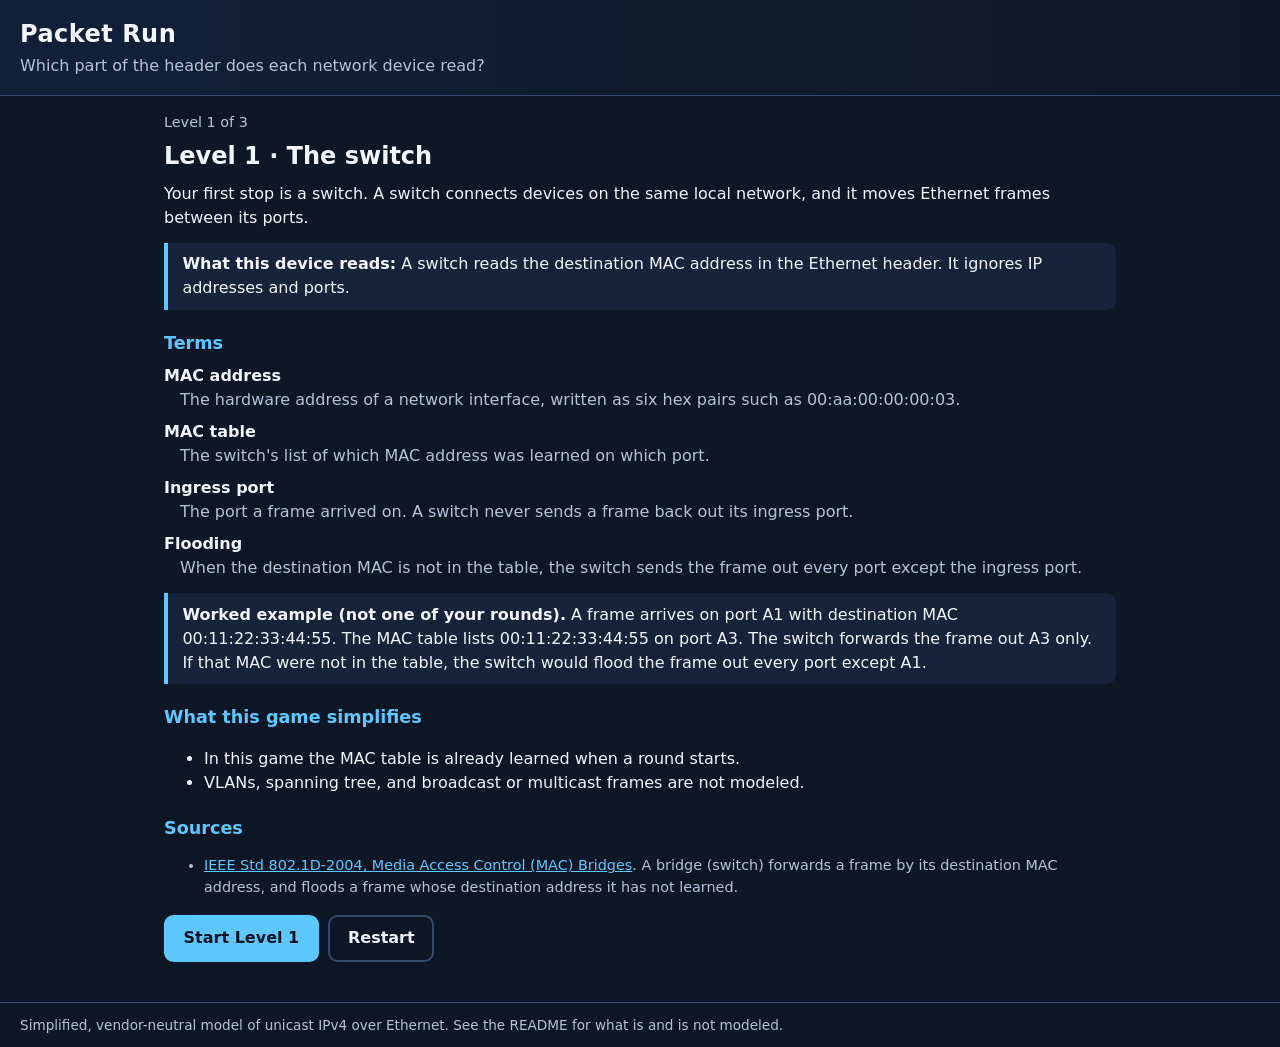
<file: index.html>
<!doctype html>
<html lang="en">
<head>
  <meta charset="utf-8">
  <meta name="viewport" content="width=device-width, initial-scale=1">
  <title>Packet Run</title>
  <meta name="description" content="A short game that teaches which part of a packet header a switch, a router, and a firewall each read.">
  <link rel="icon" href="data:image/svg+xml,%3Csvg xmlns='http://www.w3.org/2000/svg' viewBox='0 0 32 32'%3E%3Crect width='32' height='32' rx='6' fill='%230e1726'/%3E%3Crect x='5' y='11' width='16' height='10' rx='3' fill='%235cc8ff'/%3E%3Cpath d='M23 16h5' stroke='%235cc8ff' stroke-width='3'/%3E%3C/svg%3E">
  <link rel="stylesheet" href="style.css">
</head>
<body>
  <a class="skip-link" href="#screen">Skip to the game</a>

  <header class="site-header">
    <h1 class="brand">Packet Run</h1>
    <p class="tagline">Which part of the header does each network device read?</p>
  </header>

  <main id="main">
    <div id="screen" tabindex="-1">
      <p>Loading the game…</p>
      <noscript><p>Packet Run needs JavaScript. Please enable it and reload.</p></noscript>
    </div>

    <!-- Persistent live region: feedback and input guidance are announced here and stay on screen. -->
    <section id="explanation" class="explanation" aria-live="polite" aria-atomic="true" aria-label="Feedback"></section>
  </main>

  <dialog id="restart-dialog" aria-labelledby="restart-title">
    <h2 id="restart-title">Restart the game?</h2>
    <p>This clears your progress, attempts, dropped packets, and help used, and returns you to the first briefing.</p>
    <div class="actions">
      <button type="button" data-action="restart-confirm" class="danger">Yes, restart</button>
      <button type="button" data-action="restart-cancel" class="secondary">Keep playing</button>
    </div>
  </dialog>

  <footer class="site-footer">
    <p>Simplified, vendor-neutral model of unicast IPv4 over Ethernet. See the README for what is and is not modeled.</p>
  </footer>

  <script type="module" src="main.js"></script>
</body>
</html>
</file>
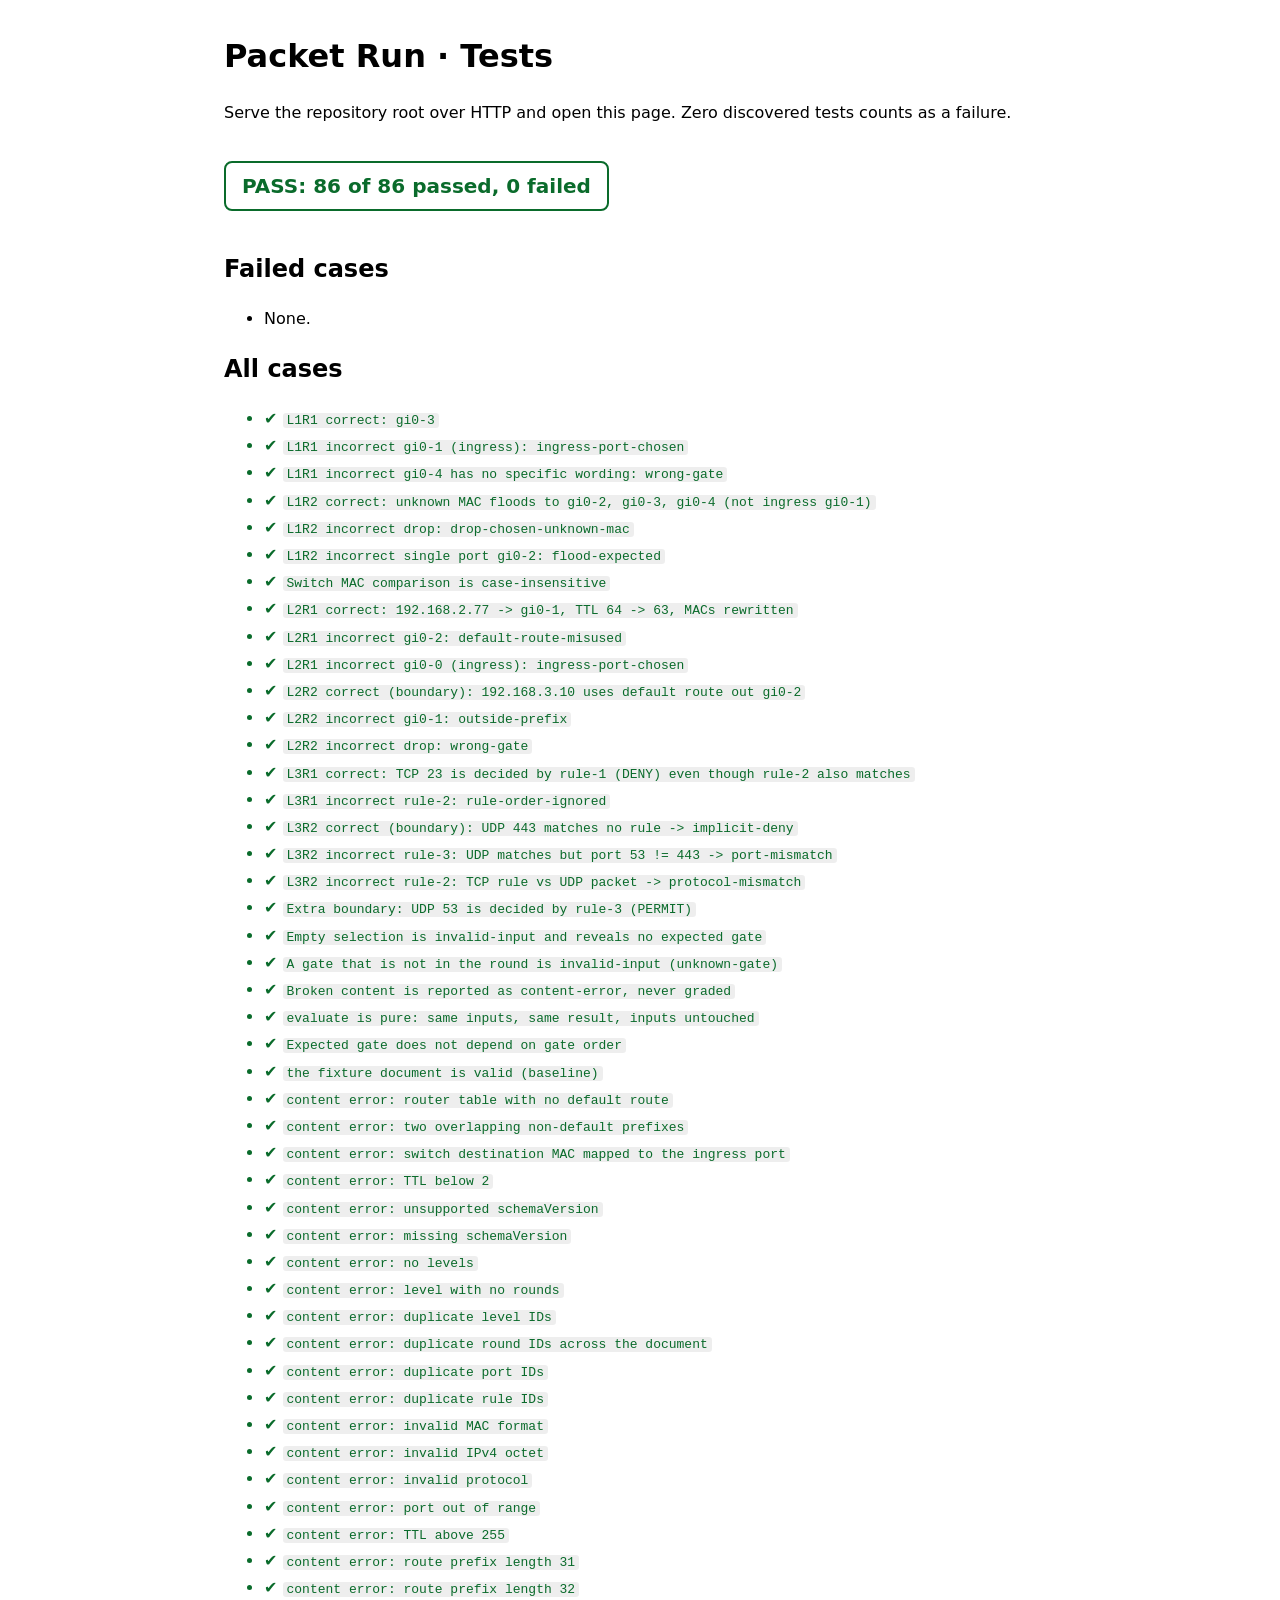
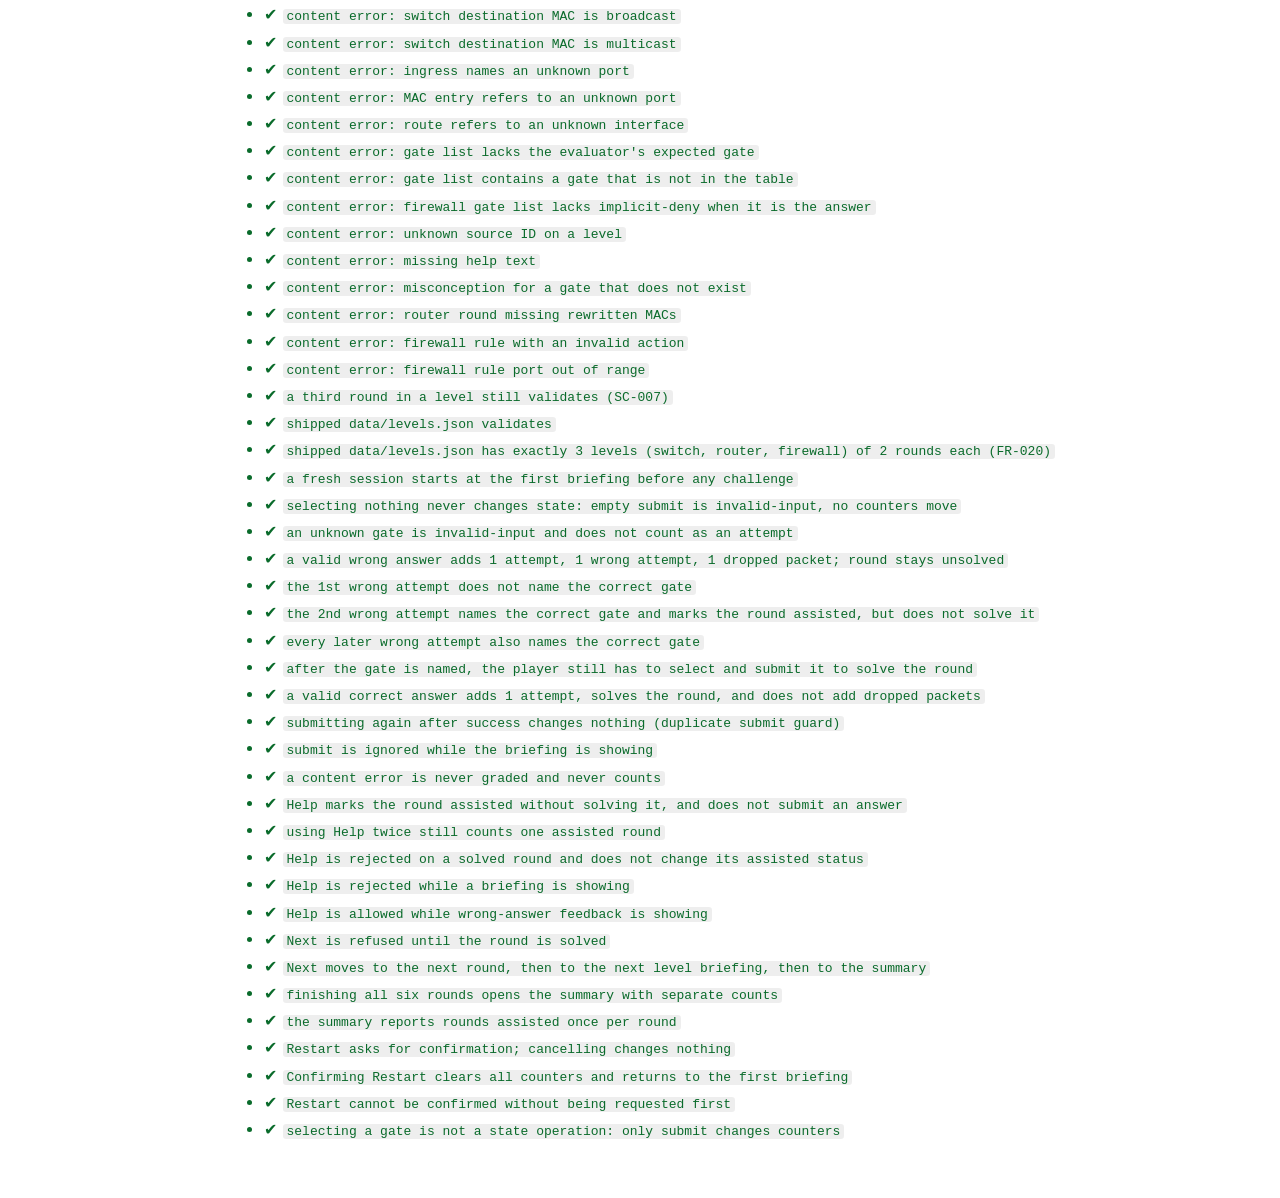
<file: tests/index.html>
<!doctype html>
<html lang="en">
<head>
  <meta charset="utf-8">
  <meta name="viewport" content="width=device-width, initial-scale=1">
  <title>Packet Run · Tests</title>
  <style>
    body { font-family: system-ui, sans-serif; margin: 2rem auto; max-width: 52rem; padding: 0 1rem; line-height: 1.5; }
    .pass { color: #0a6b2b; }
    .fail { color: #a11; font-weight: 600; }
    #summary { font-size: 1.25rem; font-weight: 700; padding: .5rem 1rem; border: 2px solid currentColor; border-radius: .5rem; display: inline-block; }
    li { margin: .2rem 0; }
    code { background: #eee; padding: 0 .25rem; border-radius: .2rem; }
  </style>
</head>
<body>
  <h1>Packet Run · Tests</h1>
  <p>Serve the repository root over HTTP and open this page. Zero discovered tests counts as a failure.</p>
  <p id="summary" role="status">Running…</p>
  <h2>Failed cases</h2>
  <ul id="failed"><li>None yet.</li></ul>
  <h2>All cases</h2>
  <ul id="all"></ul>

  <script type="module">
    import { runAll } from './harness.js';
    // Importing a test file registers its tests.
    await import('./rules.test.js');
    await import('./content.test.js');
    await import('./state.test.js');

    const summary = document.getElementById('summary');
    const failedList = document.getElementById('failed');
    const allList = document.getElementById('all');
    try {
      const { total, passed, failed, results } = await runAll();
      const ok = total > 0 && failed.length === 0;
      summary.textContent = total === 0
        ? 'FAIL: no tests were discovered'
        : `${ok ? 'PASS' : 'FAIL'}: ${passed} of ${total} passed, ${failed.length} failed`;
      summary.className = ok ? 'pass' : 'fail';
      document.title = `${ok ? 'PASS' : 'FAIL'} · Packet Run tests`;
      failedList.innerHTML = failed.length
        ? failed.map((f) => `<li class="fail"><code>${f.id}</code>: ${f.error}</li>`).join('')
        : '<li>None.</li>';
      allList.innerHTML = results
        .map((r) => `<li class="${r.ok ? 'pass' : 'fail'}">${r.ok ? '✔' : '✘'} <code>${r.id}</code></li>`)
        .join('');
    } catch (err) {
      summary.textContent = `FAIL: runner error: ${err.message}`;
      summary.className = 'fail';
    }
  </script>
  <script type="module">
    // If a test module fails to import, show it instead of a silent blank page.
    window.addEventListener('unhandledrejection', (e) => {
      const s = document.getElementById('summary');
      s.textContent = `FAIL: ${e.reason && e.reason.message ? e.reason.message : e.reason}`;
      s.className = 'fail';
    });
  </script>
</body>
</html>
</file>
<file: style.css>
/* Packet Run — layout, focus, feedback states, reduced motion. */

:root {
  --bg: #0e1726;
  --panel: #16233a;
  --panel-2: #1c2d49;
  --ink: #f2f6fc;
  --muted: #b4c2d8;
  --line: #34496c;
  --accent: #5cc8ff;
  --good: #5fe39a;
  --bad: #ff8a8a;
  --warn: #ffd166;
  --focus: #ffd166;
  --radius: 0.6rem;
  font-family: system-ui, -apple-system, "Segoe UI", Roboto, sans-serif;
  line-height: 1.5;
}

* { box-sizing: border-box; }

body {
  margin: 0;
  background: var(--bg);
  color: var(--ink);
  min-height: 100vh;
  display: flex;
  flex-direction: column;
}

.skip-link {
  position: absolute;
  left: 0.5rem;
  top: -4rem;
  background: var(--focus);
  color: #111;
  padding: 0.5rem 0.75rem;
  border-radius: var(--radius);
  z-index: 10;
}
.skip-link:focus { top: 0.5rem; }

.site-header {
  padding: 1rem 1.25rem 0.5rem;
  border-bottom: 1px solid var(--line);
  background: linear-gradient(90deg, #12203a, #0e1726);
}
.brand { margin: 0; font-size: 1.5rem; letter-spacing: 0.02em; }
.tagline { margin: 0.1rem 0 0.6rem; color: var(--muted); }

main { flex: 1; width: 100%; max-width: 62rem; margin: 0 auto; padding: 1rem 1.25rem 2rem; }

.site-footer { padding: 0.75rem 1.25rem; color: var(--muted); font-size: 0.85rem; border-top: 1px solid var(--line); }
.site-footer p { margin: 0; }

h2 { margin: 0.25rem 0 0.5rem; font-size: 1.5rem; }
h3 { margin: 1.25rem 0 0.4rem; font-size: 1.1rem; color: var(--accent); }
p { margin: 0.4rem 0; }
a { color: var(--accent); }

/* Focus: always visible. */
:focus-visible { outline: 3px solid var(--focus); outline-offset: 2px; }
#screen:focus, h2:focus { outline: none; }
#screen:focus-visible, h2:focus-visible { outline: 3px solid var(--focus); outline-offset: 4px; }

/* Buttons and controls */
button {
  font: inherit;
  font-weight: 600;
  padding: 0.6rem 1.1rem;
  border-radius: var(--radius);
  border: 2px solid var(--accent);
  background: var(--accent);
  color: #06121f;
  cursor: pointer;
  min-height: 2.75rem;
}
button:hover:not(:disabled) { filter: brightness(1.1); }
button:disabled { opacity: 0.55; cursor: not-allowed; }
button.secondary { background: transparent; color: var(--ink); border-color: var(--line); }
button.danger { background: var(--bad); border-color: var(--bad); color: #2a0a0a; }
.actions { display: flex; flex-wrap: wrap; gap: 0.6rem; margin: 1rem 0 0.5rem; }

.crumb { color: var(--muted); font-size: 0.9rem; margin: 0; }

/* Stats: attempts, dropped packets and progress are shown separately. */
.stats { display: flex; flex-wrap: wrap; gap: 0.6rem; margin: 0.75rem 0; padding: 0; list-style: none; }
.stats li { background: var(--panel); border: 1px solid var(--line); border-radius: var(--radius); padding: 0.35rem 0.7rem; }
.stats strong { color: var(--accent); }
.stats .dropped strong { color: var(--bad); }
.stats .bump strong { animation: bump 0.5s ease; }

/* Wire diagram */
.wire { background: var(--panel); border: 1px solid var(--line); border-radius: var(--radius); padding: 0.5rem; margin: 0.75rem 0; }
.wire svg { width: 100%; height: auto; display: block; }
.wire .packet-shape.fragment { animation: fragment 0.7s ease; transform-origin: center; transform-box: fill-box; }

/* Header chips */
.header-grid { display: grid; grid-template-columns: repeat(auto-fill, minmax(11rem, 1fr)); gap: 0.5rem; margin: 0; }
.chip { background: var(--panel-2); border: 1px solid var(--line); border-radius: var(--radius); padding: 0.4rem 0.6rem; }
.chip dt { font-size: 0.78rem; color: var(--muted); text-transform: uppercase; letter-spacing: 0.04em; }
.chip dd { margin: 0; font-family: ui-monospace, SFMono-Regular, Consolas, monospace; overflow-wrap: anywhere; }
.chip.relevant { border-color: var(--accent); }
.chip.changed { border-color: var(--good); }
.chip.changed dd { animation: rewrite 1.1s ease; }
.chip .was { display: block; font-size: 0.8rem; color: var(--muted); }

/* Device table */
.table-scroll { overflow-x: auto; background: var(--panel); border: 1px solid var(--line); border-radius: var(--radius); }
table { border-collapse: collapse; width: 100%; font-family: ui-monospace, SFMono-Regular, Consolas, monospace; font-size: 0.92rem; }
caption { text-align: left; padding: 0.5rem 0.75rem; color: var(--muted); font-family: system-ui, sans-serif; }
th, td { padding: 0.4rem 0.75rem; border-top: 1px solid var(--line); text-align: left; white-space: nowrap; }
thead th { color: var(--muted); font-weight: 600; }

/* Gates */
fieldset.gates { border: 1px solid var(--line); border-radius: var(--radius); padding: 0.5rem 0.9rem 0.9rem; margin: 1rem 0 0; background: var(--panel); }
fieldset.gates legend { padding: 0 0.4rem; font-weight: 700; }
.gate-list { display: grid; grid-template-columns: repeat(auto-fill, minmax(13rem, 1fr)); gap: 0.5rem; margin-top: 0.4rem; }
.gate { display: flex; align-items: center; gap: 0.55rem; padding: 0.6rem 0.75rem; border: 2px solid var(--line); border-radius: var(--radius); background: var(--panel-2); cursor: pointer; }
.gate input { width: 1.25rem; height: 1.25rem; accent-color: var(--accent); }
.gate:has(input:checked) { border-color: var(--accent); background: #1d3a5c; }
.gate:has(input:focus-visible) { outline: 3px solid var(--focus); outline-offset: 2px; }
.gate.revealed { border-color: var(--good); }

/* Explanation / feedback region */
.explanation { margin-top: 1.25rem; }
.explanation:empty { display: none; }
.note { border: 2px solid var(--line); border-radius: var(--radius); padding: 0.75rem 1rem; background: var(--panel); }
.note.good { border-color: var(--good); }
.note.bad { border-color: var(--bad); }
.note.info { border-color: var(--warn); }
.note h3 { margin-top: 0; color: inherit; }
.note.good h3 { color: var(--good); }
.note.bad h3 { color: var(--bad); }
.note.info h3 { color: var(--warn); }
.note ol { margin: 0.4rem 0 0.4rem 1.2rem; padding: 0; }
.note .reveal { font-weight: 700; }

/* Briefing */
.briefing dl { margin: 0.4rem 0; }
.briefing dt { font-weight: 700; margin-top: 0.5rem; }
.briefing dd { margin: 0 0 0 1rem; color: var(--muted); }
.callout { background: var(--panel); border-left: 4px solid var(--accent); padding: 0.6rem 0.9rem; border-radius: 0 var(--radius) var(--radius) 0; margin: 0.8rem 0; }
.sources { font-size: 0.9rem; color: var(--muted); }

/* Summary */
.summary-grid { display: grid; grid-template-columns: repeat(auto-fit, minmax(12rem, 1fr)); gap: 0.6rem; margin: 0.8rem 0; padding: 0; list-style: none; }
.summary-grid li { background: var(--panel); border: 1px solid var(--line); border-radius: var(--radius); padding: 0.6rem 0.8rem; }
.summary-grid .big { display: block; font-size: 1.8rem; font-weight: 800; color: var(--accent); }

dialog { background: var(--panel); color: var(--ink); border: 2px solid var(--accent); border-radius: var(--radius); max-width: 30rem; }
dialog::backdrop { background: rgba(0, 0, 0, 0.6); }

.visually-hidden { position: absolute; width: 1px; height: 1px; overflow: hidden; clip: rect(0 0 0 0); white-space: nowrap; }

/* Motion reveals a consequence; it never carries information on its own. */
@keyframes rewrite { 0% { background: #1f6b46; transform: scale(1.05); } 100% { background: transparent; transform: scale(1); } }
@keyframes fragment { 0% { transform: scale(1); opacity: 1; } 40% { transform: scale(1.15) rotate(6deg); opacity: 0.8; } 100% { transform: scale(0.6) rotate(-10deg); opacity: 0.25; } }
@keyframes bump { 0% { transform: scale(1); } 50% { transform: scale(1.4); } 100% { transform: scale(1); } }

@media (prefers-reduced-motion: reduce) {
  *, *::before, *::after { animation: none !important; transition: none !important; scroll-behavior: auto !important; }
}

/* Narrow windows: stack, keep actions reachable, let tables scroll in their own container. */
@media (max-width: 40rem) {
  main { padding: 0.75rem; }
  .gate-list { grid-template-columns: 1fr; }
  .header-grid { grid-template-columns: repeat(auto-fill, minmax(12.5rem, 1fr)); } /* keeps a MAC address on one line */
  .actions button { flex: 1 1 8rem; }
  h2 { font-size: 1.25rem; }
}
</file>
